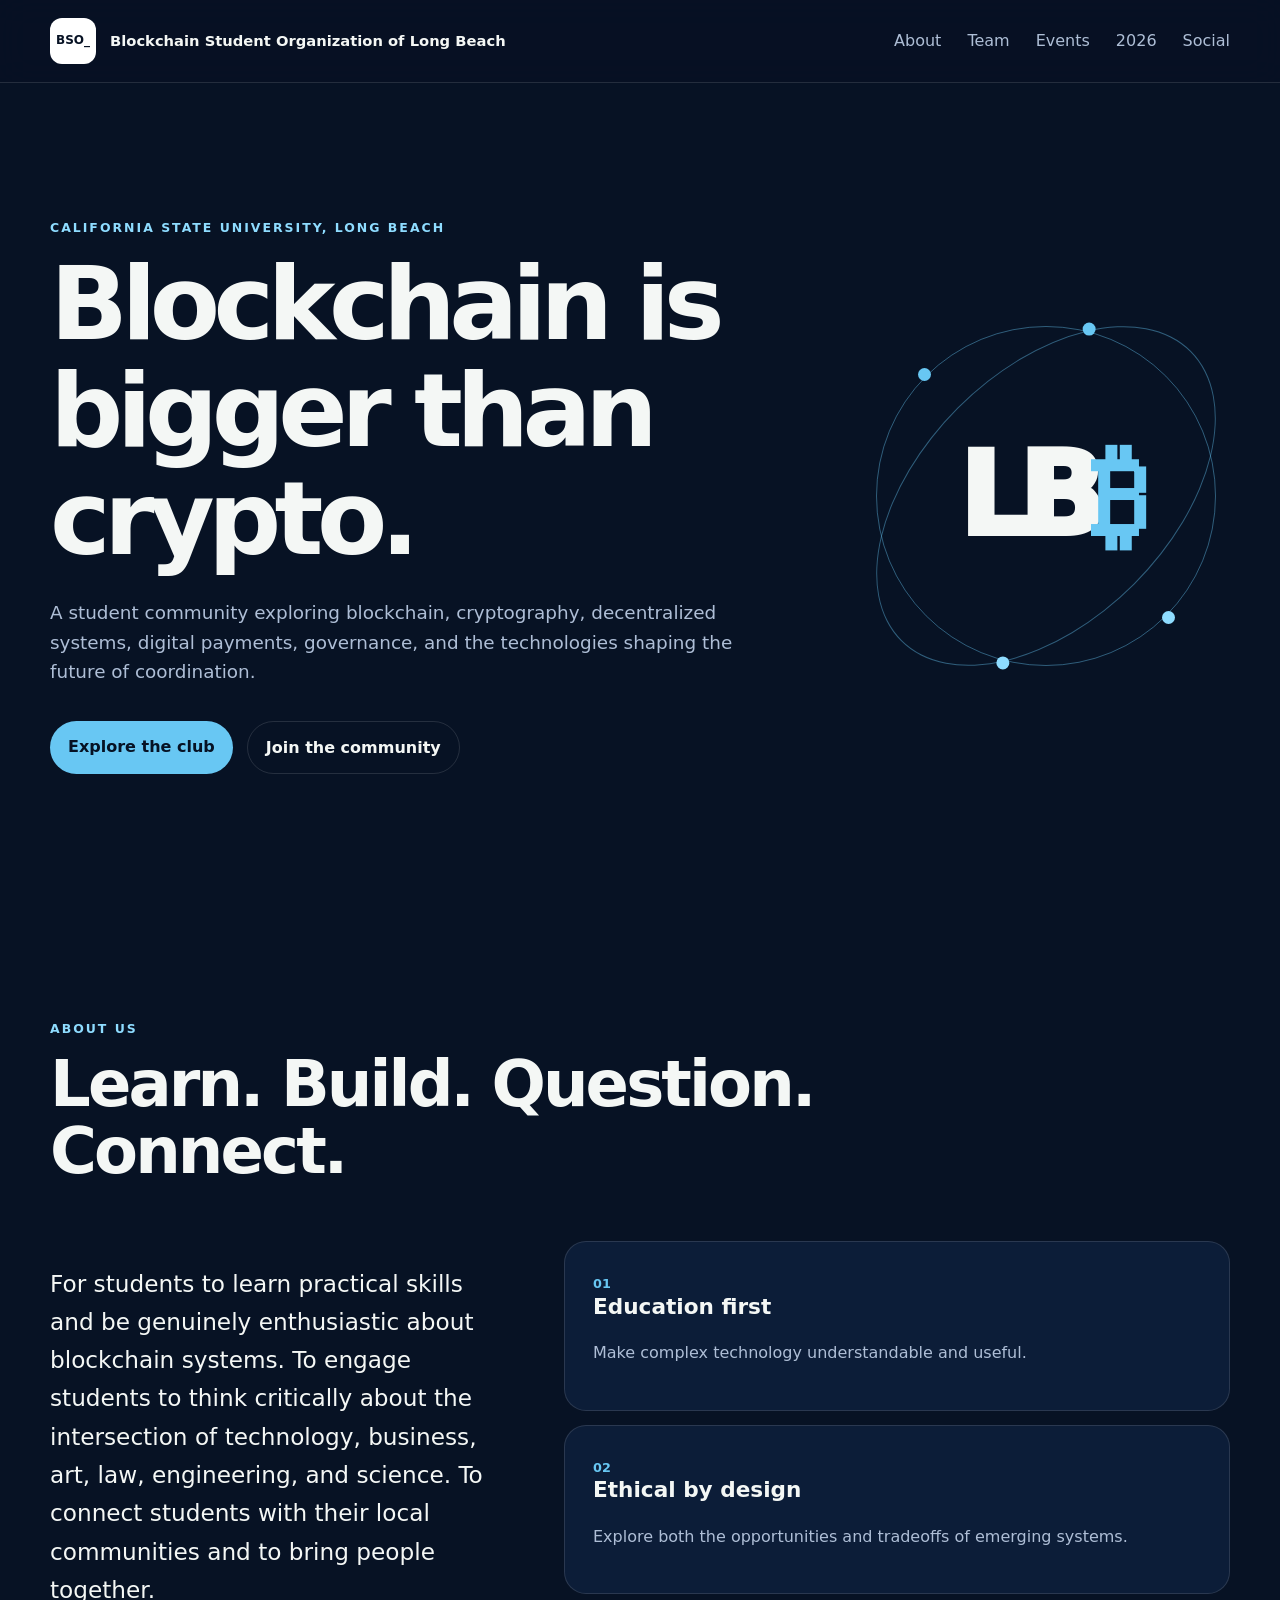
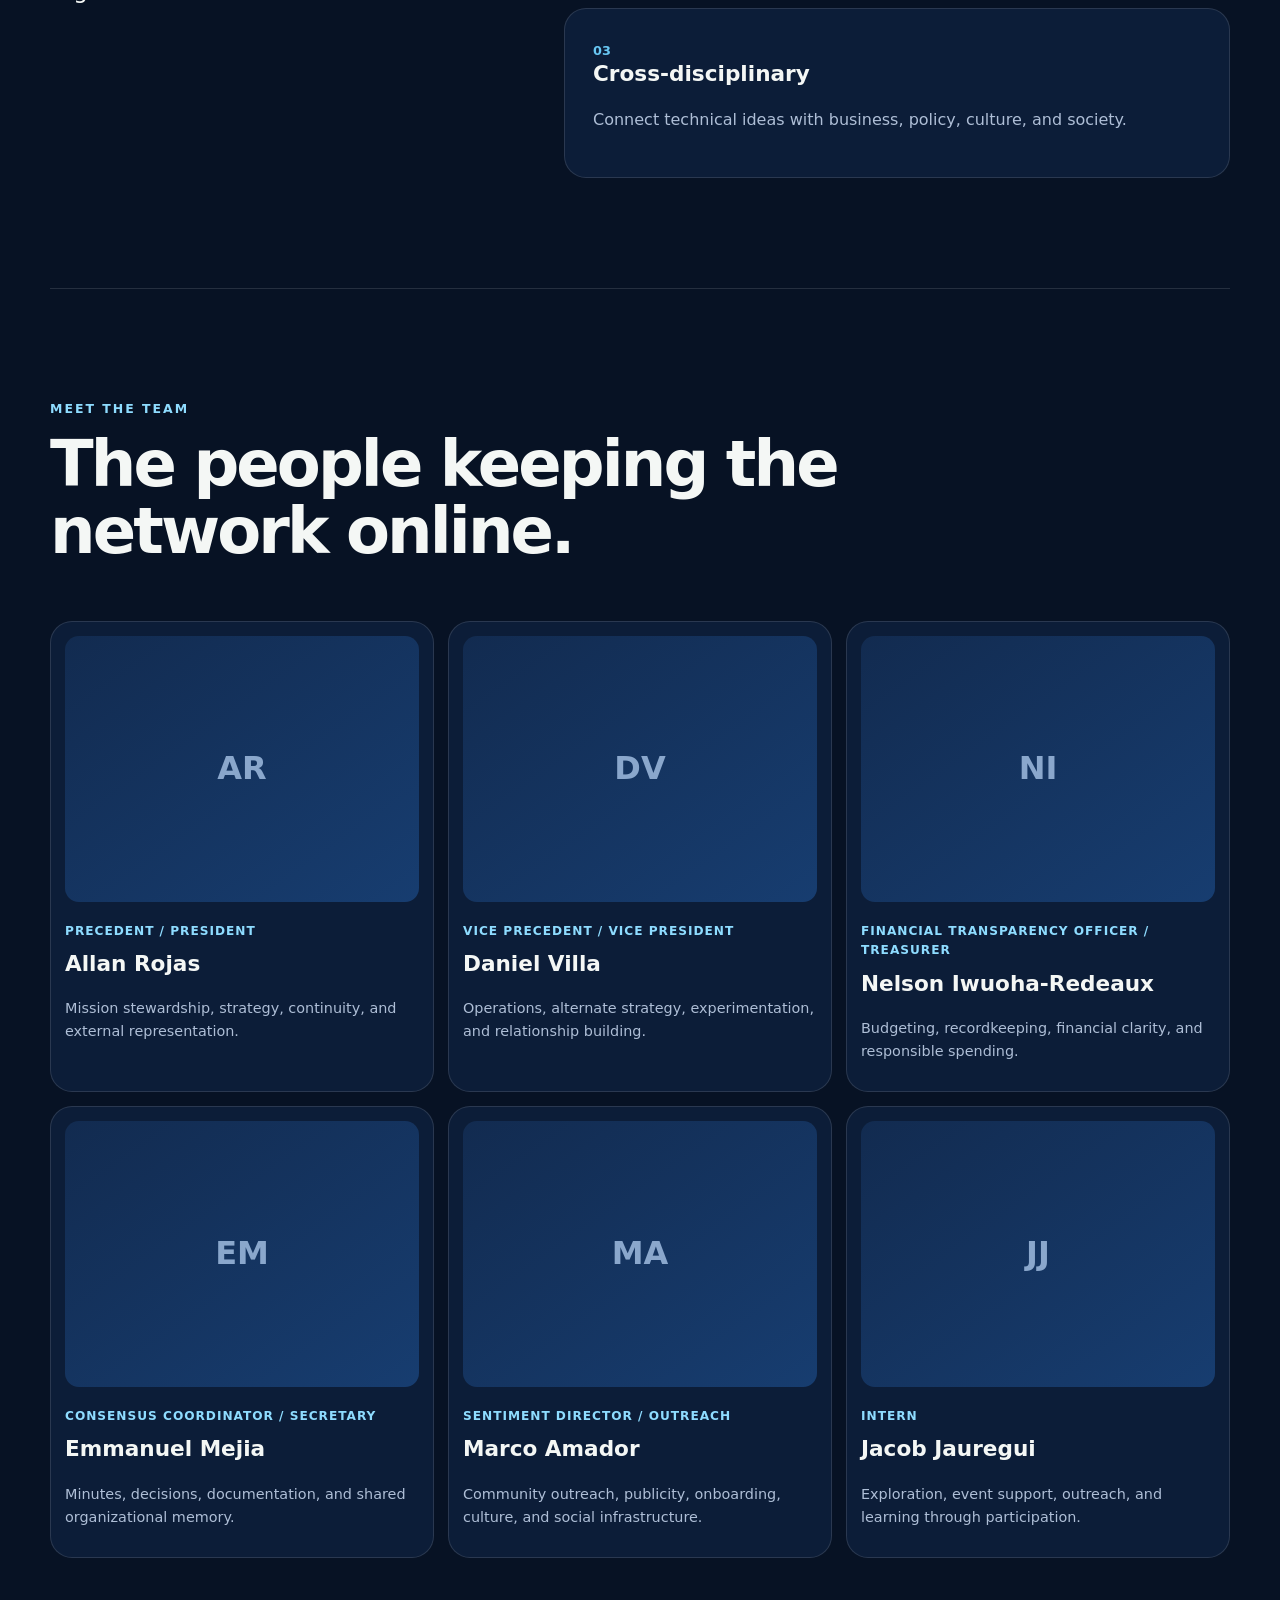
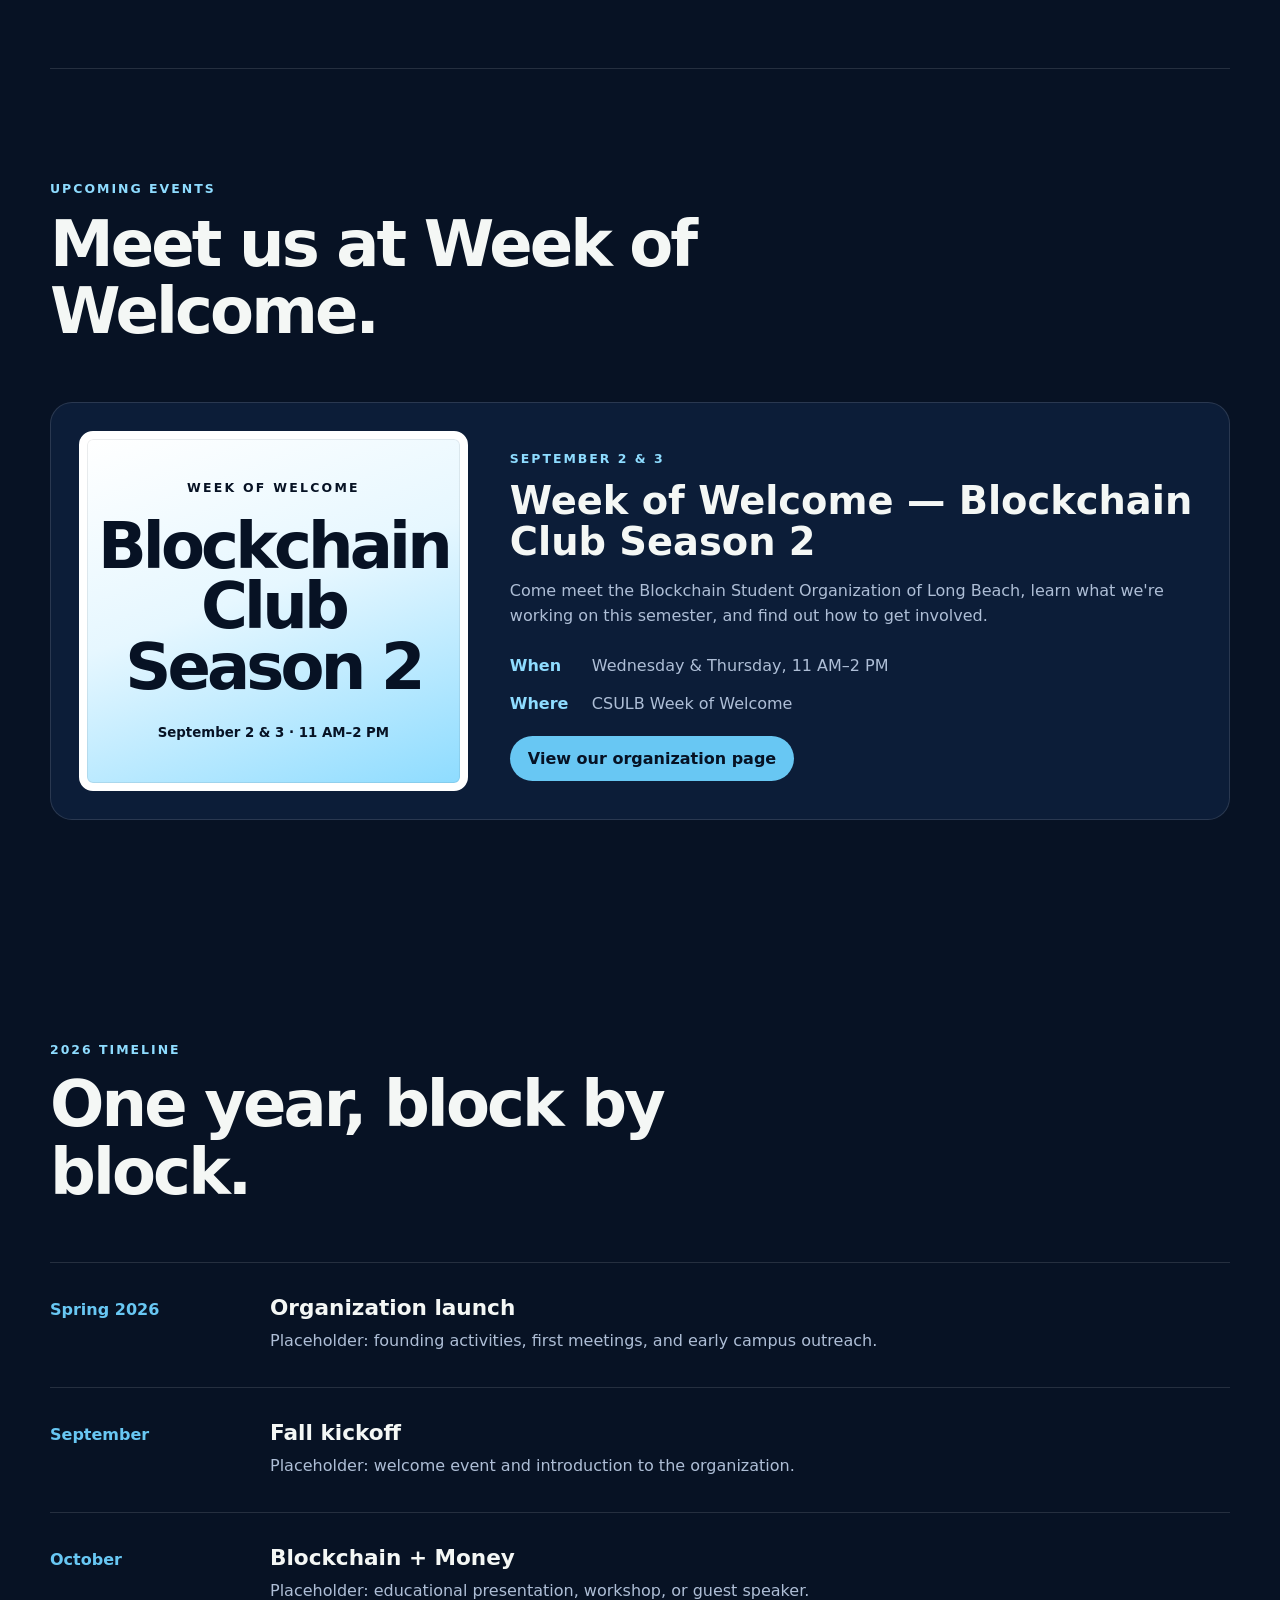
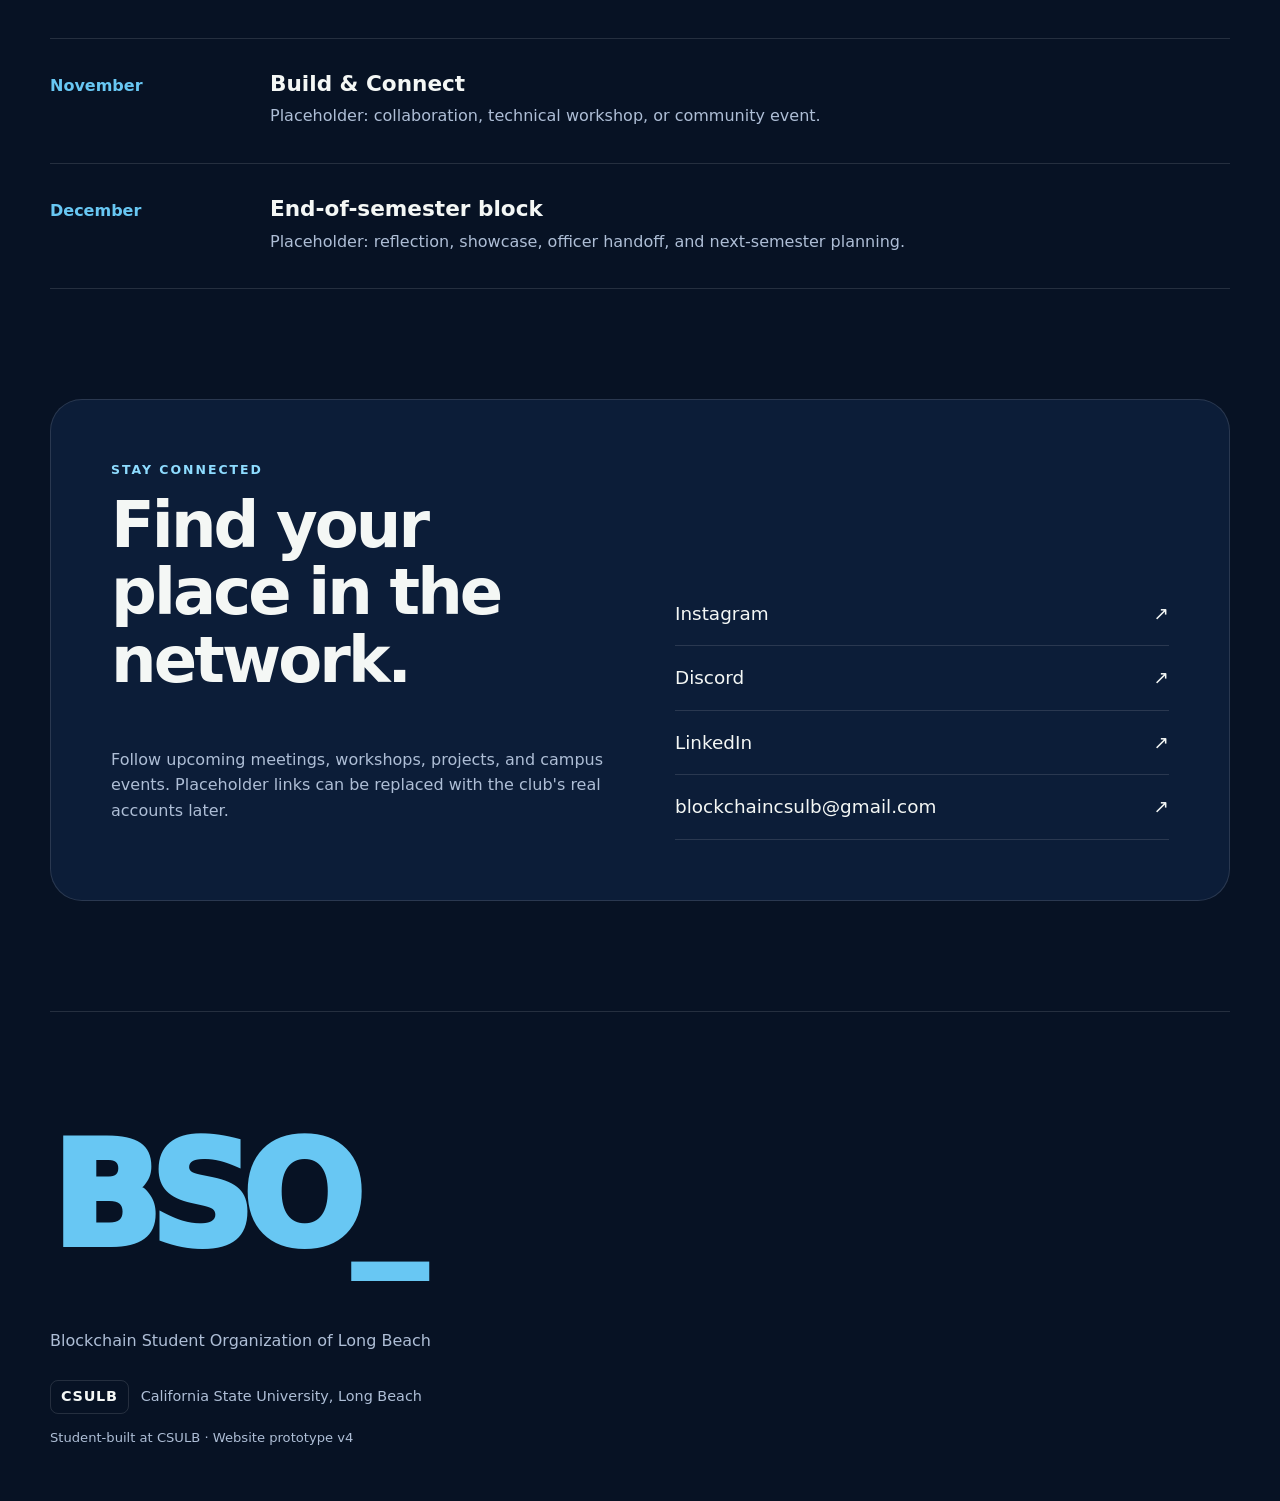
<file: index.html>
<!DOCTYPE html>
<html lang="en">
<head>
  <meta charset="UTF-8" />
  <meta name="viewport" content="width=device-width, initial-scale=1.0" />
  <meta name="description" content="Blockchain Student Organization of Long Beach — education, community, and responsible exploration of blockchain technologies." />
  <title>BSO Long Beach</title>
  <link rel="stylesheet" href="styles.css" />
</head>
<body>
  <header class="site-header">
    <a class="brand" href="#home" aria-label="BSO Long Beach home">
      <div class="brand-logo placeholder-logo" aria-hidden="true">BSO_</div>
      <span class="brand-name">Blockchain Student Organization of Long Beach</span>
    </a>

    <button class="menu-toggle" aria-label="Open navigation" aria-expanded="false">☰</button>

    <nav class="site-nav" aria-label="Primary navigation">
      <a href="#about">About</a>
      <a href="#team">Team</a>
      <a href="#events">Events</a>
      <a href="#timeline">2026</a>
      <a href="#social">Social</a>
    </nav>
  </header>

  <main>
    <section class="hero section" id="home">
      <div class="hero-copy">
        <p class="eyebrow">California State University, Long Beach</p>
        <h1>Blockchain is bigger than crypto.</h1>
        <p class="hero-text">
          A student community exploring blockchain, cryptography, decentralized systems,
          digital payments, governance, and the technologies shaping the future of coordination.
        </p>
        <div class="hero-actions">
          <a class="button primary" href="#about">Explore the club</a>
          <a class="button secondary" href="https://csulb.campuslabs.com/engage/organization/blockchain" target="_blank" rel="noopener noreferrer">Join the community</a>
        </div>
      </div>

      <div class="hero-visual" aria-hidden="true">
        <div class="chain-orbit orbit-one"></div>
        <div class="chain-orbit orbit-two"></div>
        <div class="hero-logo">LB<span>₿</span></div>
      </div>
    </section>

    <section class="about section" id="about">
      <div class="section-heading">
        <p class="eyebrow">About Us</p>
        <h2>Learn. Build. Question. Connect.</h2>
      </div>

      <div class="about-grid">
        <div class="about-copy">
          <p class="about-lead">
            For students to learn practical skills and be genuinely enthusiastic about blockchain systems.
            To engage students to think critically about the intersection of technology, business, art, law,
            engineering, and science. To connect students with their local communities and to bring people together.
          </p>
        </div>

        <div class="principles">
          <article>
            <span>01</span>
            <h3>Education first</h3>
            <p>Make complex technology understandable and useful.</p>
          </article>
          <article>
            <span>02</span>
            <h3>Ethical by design</h3>
            <p>Explore both the opportunities and tradeoffs of emerging systems.</p>
          </article>
          <article>
            <span>03</span>
            <h3>Cross-disciplinary</h3>
            <p>Connect technical ideas with business, policy, culture, and society.</p>
          </article>
        </div>
      </div>
    </section>

    <section class="team section" id="team">
      <div class="section-heading">
        <p class="eyebrow">Meet the Team</p>
        <h2>The people keeping the network online.</h2>
      </div>

      <div class="team-grid">
        <article class="person-card">
          <div class="photo-placeholder">AR</div>
          <p class="role">Precedent / President</p>
          <h3>Allan Rojas</h3>
          <p>Mission stewardship, strategy, continuity, and external representation.</p>
        </article>
        <article class="person-card">
          <div class="photo-placeholder">DV</div>
          <p class="role">Vice Precedent / Vice President</p>
          <h3>Daniel Villa</h3>
          <p>Operations, alternate strategy, experimentation, and relationship building.</p>
        </article>
        <article class="person-card">
          <div class="photo-placeholder">NI</div>
          <p class="role">Financial Transparency Officer / Treasurer</p>
          <h3>Nelson Iwuoha-Redeaux</h3>
          <p>Budgeting, recordkeeping, financial clarity, and responsible spending.</p>
        </article>
        <article class="person-card">
          <div class="photo-placeholder">EM</div>
          <p class="role">Consensus Coordinator / Secretary</p>
          <h3>Emmanuel Mejia</h3>
          <p>Minutes, decisions, documentation, and shared organizational memory.</p>
        </article>
        <article class="person-card">
          <div class="photo-placeholder">MA</div>
          <p class="role">Sentiment Director / Outreach</p>
          <h3>Marco Amador</h3>
          <p>Community outreach, publicity, onboarding, culture, and social infrastructure.</p>
        </article>
        <article class="person-card">
          <div class="photo-placeholder">JJ</div>
          <p class="role">Intern</p>
          <h3>Jacob Jauregui</h3>
          <p>Exploration, event support, outreach, and learning through participation.</p>
        </article>
      </div>
    </section>

    <section class="events section" id="events">
      <div class="section-heading">
        <p class="eyebrow">Upcoming Events</p>
        <h2>Meet us at Week of Welcome.</h2>
      </div>

      <article class="featured-event">
        <div class="event-poster-placeholder" role="img" aria-label="Week of Welcome — Blockchain Club Season 2 event flyer placeholder">
          <span>WEEK OF WELCOME</span>
          <strong>Blockchain Club<br />Season 2</strong>
          <small>September 2 &amp; 3 · 11 AM–2 PM</small>
        </div>
        <div class="event-copy">
          <p class="eyebrow">September 2 &amp; 3</p>
          <h3>Week of Welcome — Blockchain Club Season 2</h3>
          <p>Come meet the Blockchain Student Organization of Long Beach, learn what we're working on this semester, and find out how to get involved.</p>
          <dl class="event-details">
            <div><dt>When</dt><dd>Wednesday &amp; Thursday, 11 AM–2 PM</dd></div>
            <div><dt>Where</dt><dd>CSULB Week of Welcome</dd></div>
          </dl>
          <a class="button primary" href="https://csulb.campuslabs.com/engage/organization/blockchain" target="_blank" rel="noopener noreferrer">View our organization page</a>
        </div>
      </article>
    </section>

    <section class="timeline section" id="timeline">
      <div class="section-heading">
        <p class="eyebrow">2026 Timeline</p>
        <h2>One year, block by block.</h2>
      </div>

      <div class="timeline-list">
        <article class="timeline-item"><div class="date">Spring 2026</div><div><h3>Organization launch</h3><p>Placeholder: founding activities, first meetings, and early campus outreach.</p></div></article>
        <article class="timeline-item"><div class="date">September</div><div><h3>Fall kickoff</h3><p>Placeholder: welcome event and introduction to the organization.</p></div></article>
        <article class="timeline-item"><div class="date">October</div><div><h3>Blockchain + Money</h3><p>Placeholder: educational presentation, workshop, or guest speaker.</p></div></article>
        <article class="timeline-item"><div class="date">November</div><div><h3>Build &amp; Connect</h3><p>Placeholder: collaboration, technical workshop, or community event.</p></div></article>
        <article class="timeline-item"><div class="date">December</div><div><h3>End-of-semester block</h3><p>Placeholder: reflection, showcase, officer handoff, and next-semester planning.</p></div></article>
      </div>
    </section>

    <section class="social section" id="social">
      <div>
        <p class="eyebrow">Stay Connected</p>
        <h2>Find your place in the network.</h2>
        <p>Follow upcoming meetings, workshops, projects, and campus events. Placeholder links can be replaced with the club's real accounts later.</p>
      </div>
      <div class="social-links">
        <a href="#" aria-label="Instagram placeholder">Instagram <span>↗</span></a>
        <a href="#" aria-label="Discord placeholder">Discord <span>↗</span></a>
        <a href="#" aria-label="LinkedIn placeholder">LinkedIn <span>↗</span></a>
        <a href="mailto:blockchaincsulb@gmail.com" aria-label="Email BSO Long Beach">blockchaincsulb@gmail.com <span>↗</span></a>
      </div>
    </section>
  </main>

  <footer class="site-footer">
    <div class="footer-logo">BSO_</div>
    <p>Blockchain Student Organization of Long Beach</p>
    <div class="csulb-affiliation" aria-label="California State University, Long Beach affiliation">
      <span class="csulb-wordmark">CSULB</span>
      <span>California State University, Long Beach</span>
    </div>
    <p class="footer-note">Student-built at CSULB · Website prototype v4</p>
  </footer>

  <script src="script.js"></script>
</body>
</html>
</file>
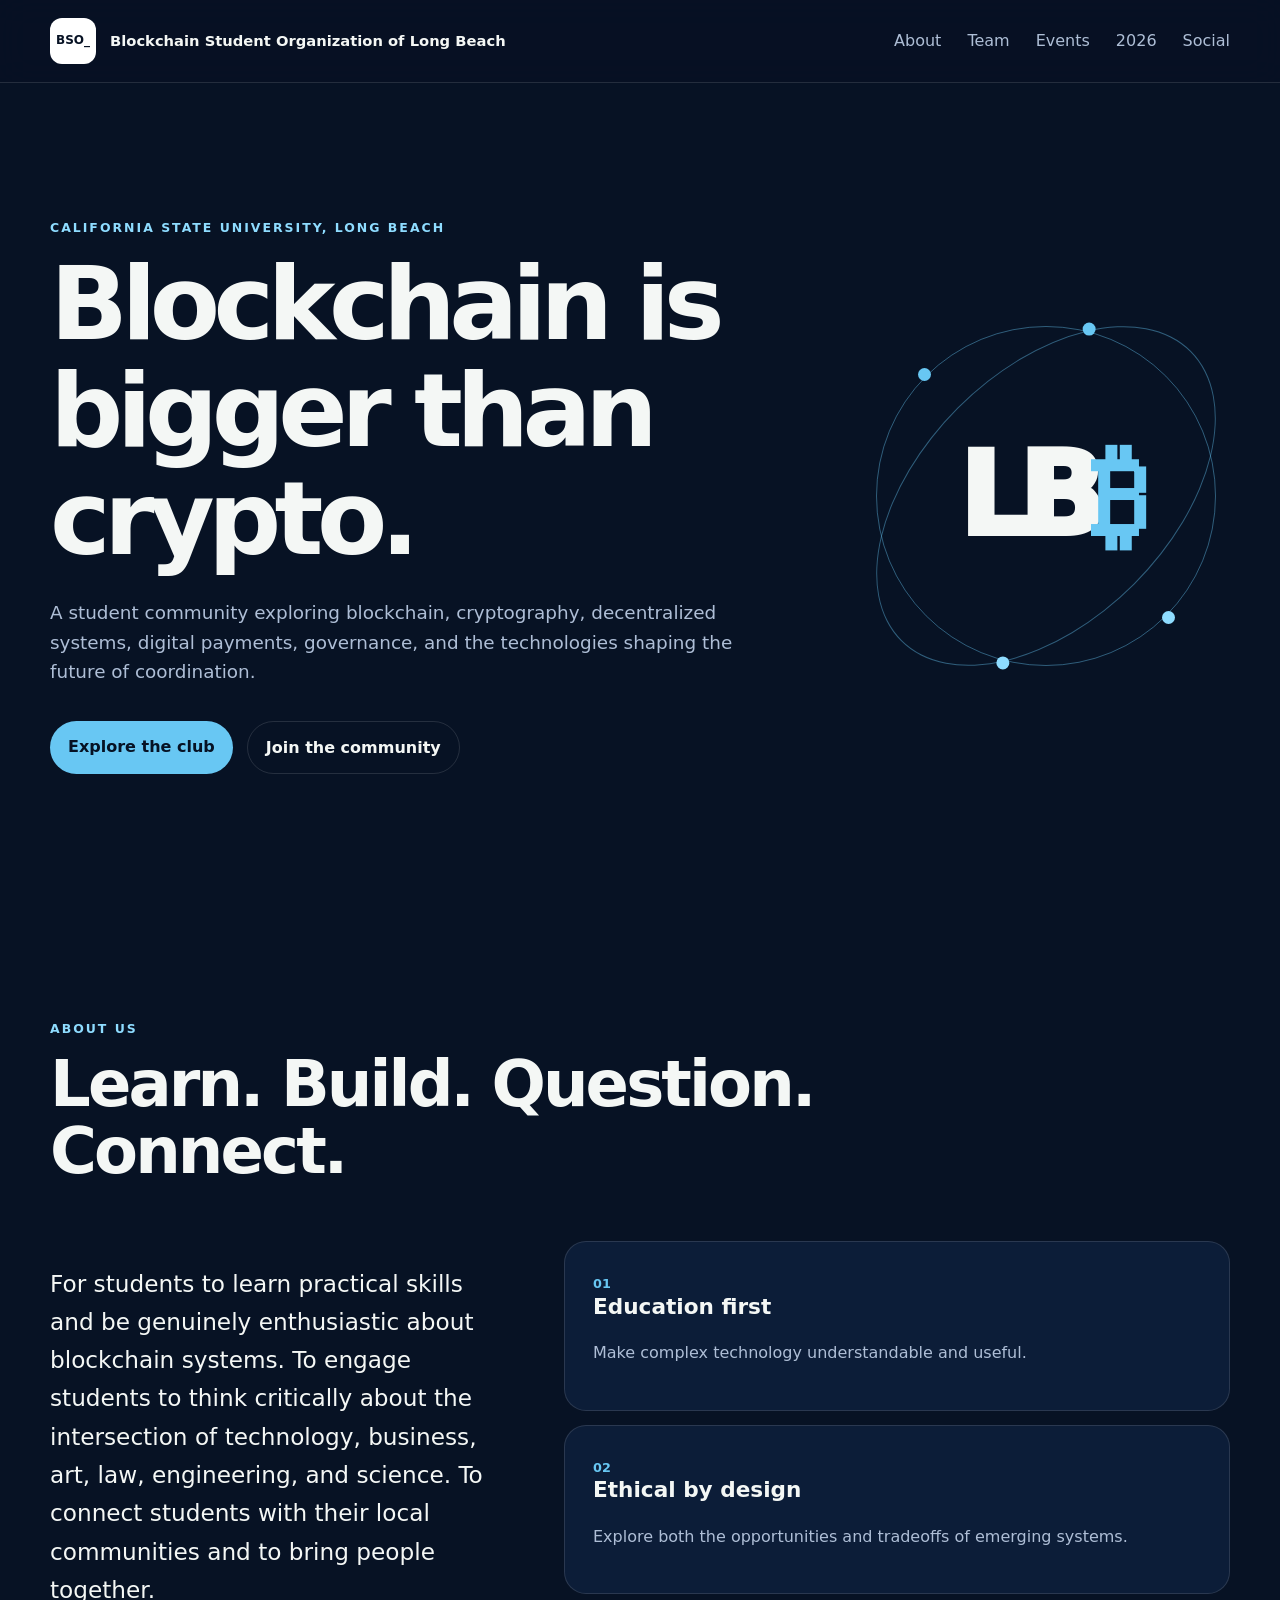
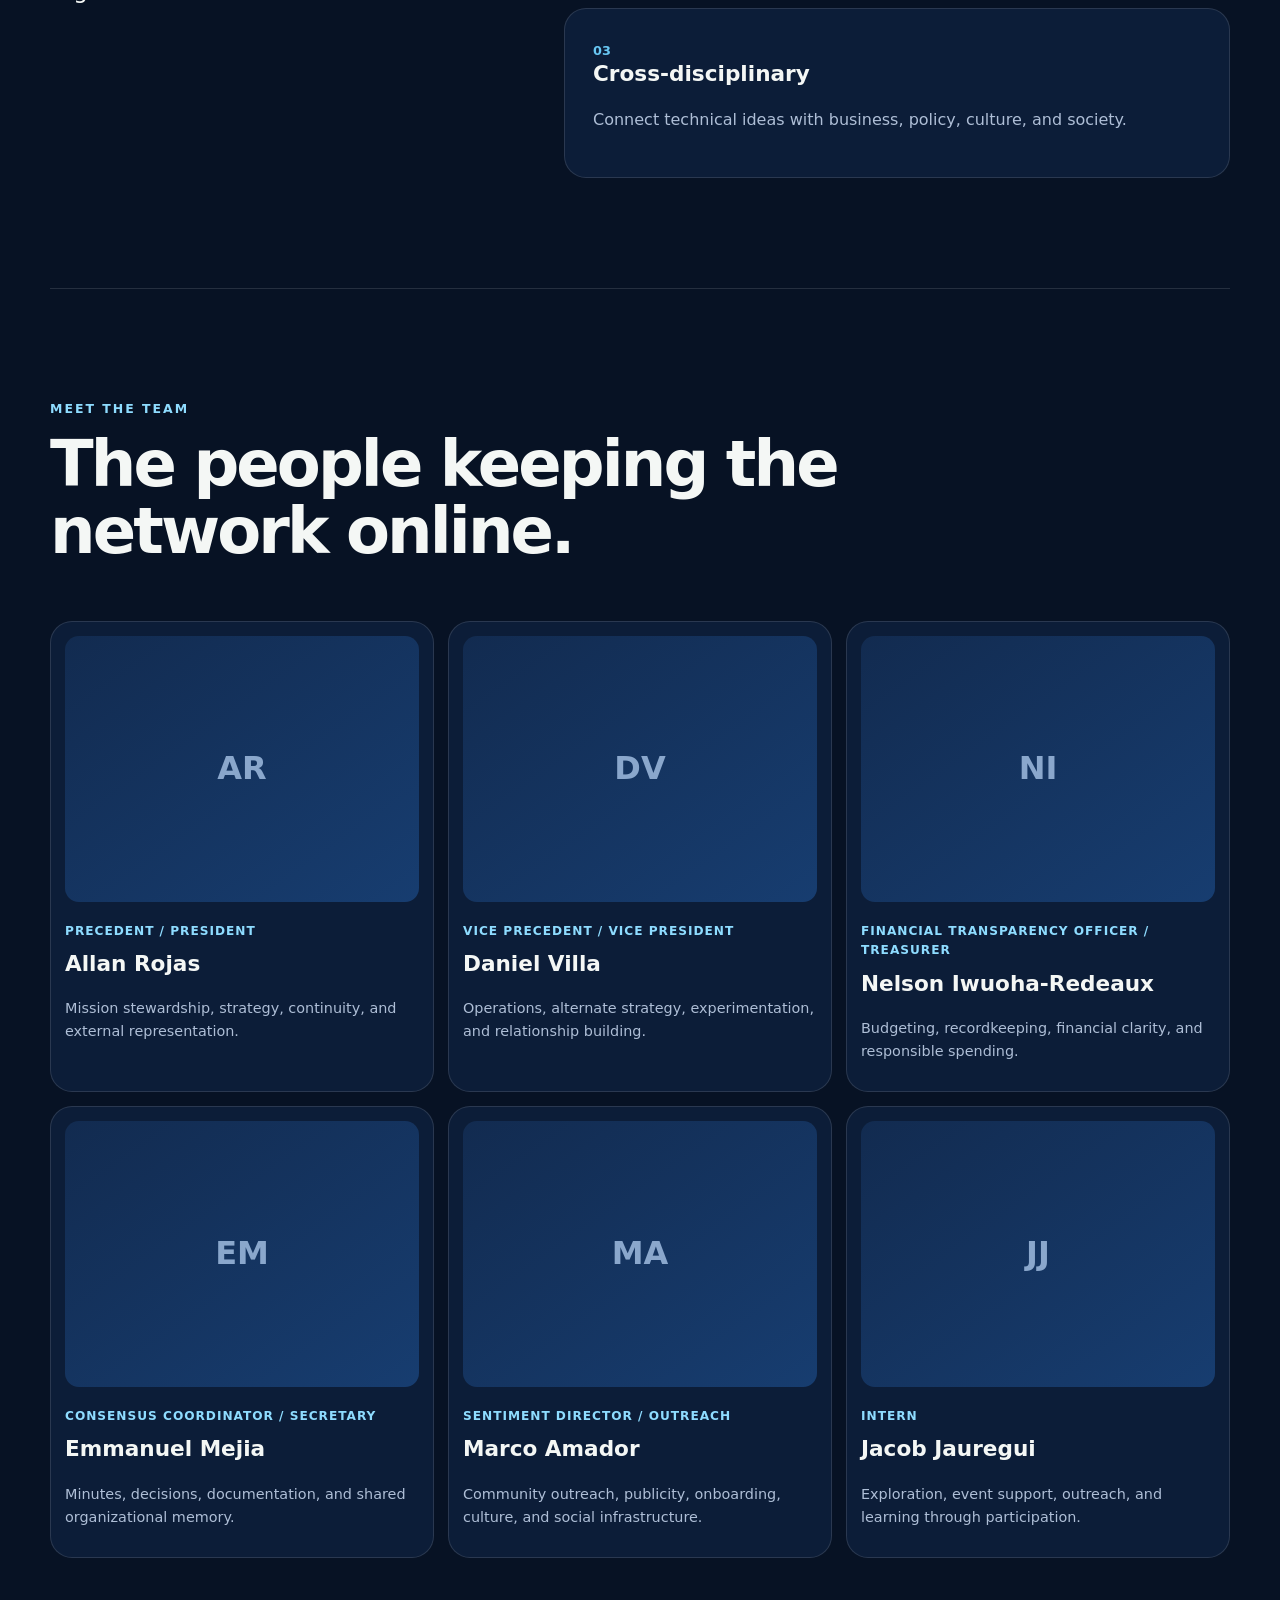
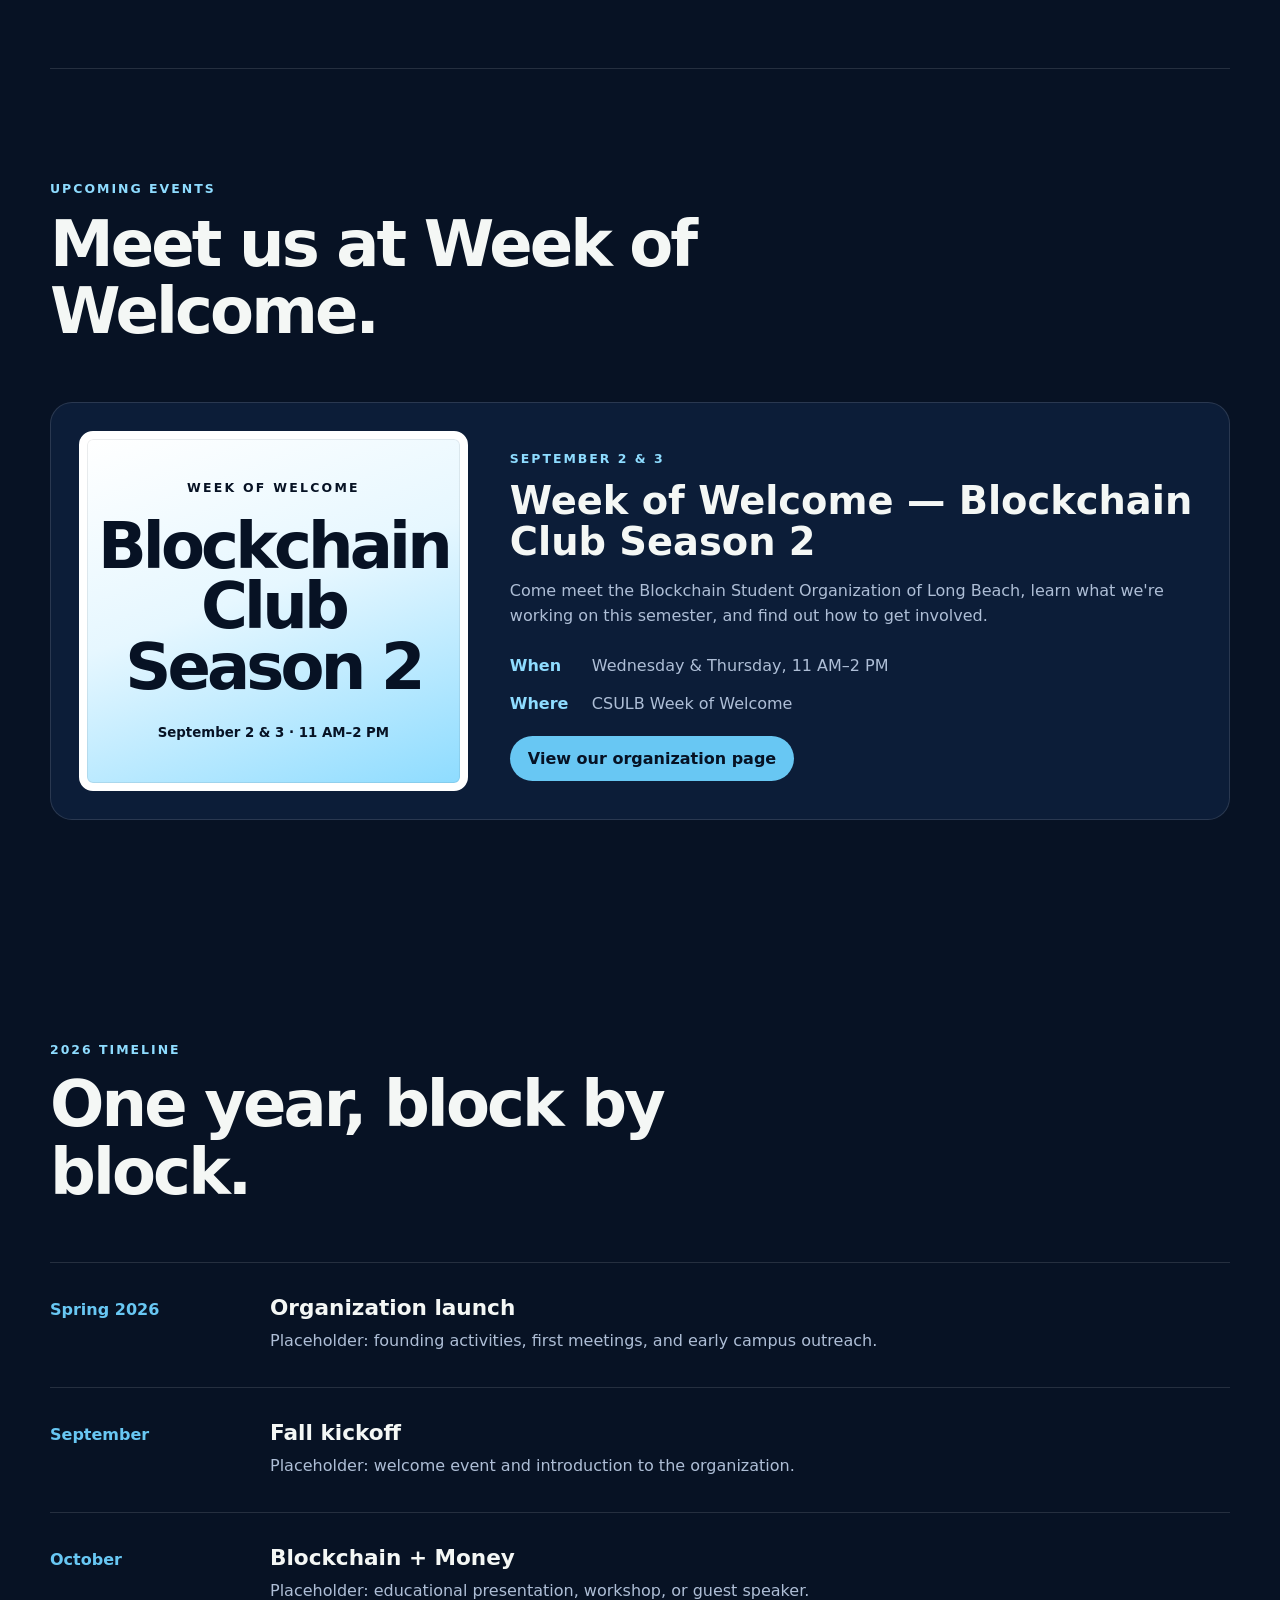
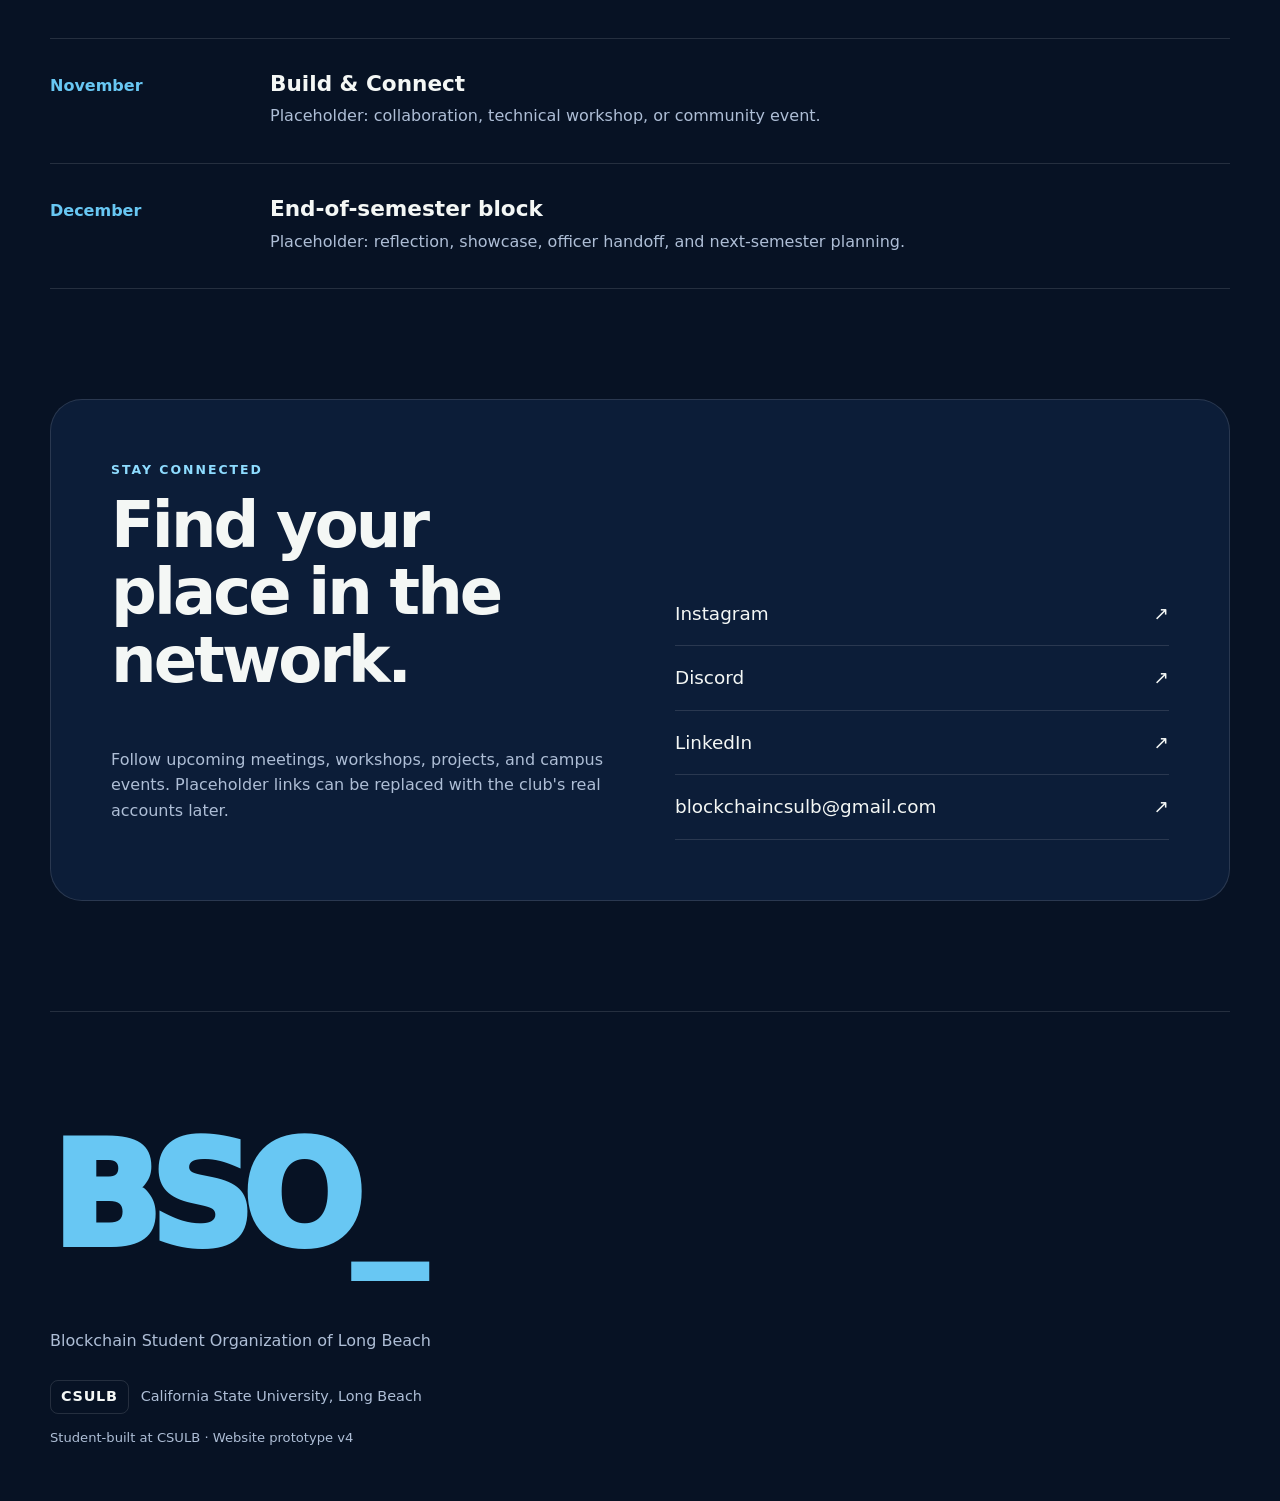
<file: docs/index.html>
<!DOCTYPE html>
<html lang="en">
<head>
  <meta charset="UTF-8" />
  <meta name="viewport" content="width=device-width, initial-scale=1.0" />
  <meta name="description" content="Blockchain Student Organization of Long Beach — education, community, and responsible exploration of blockchain technologies." />
  <title>BSO Long Beach</title>
  <link rel="stylesheet" href="styles.css" />
</head>
<body>
  <header class="site-header">
    <a class="brand" href="#home" aria-label="BSO Long Beach home">
      <div class="brand-logo placeholder-logo" aria-hidden="true">BSO_</div>
      <span class="brand-name">Blockchain Student Organization of Long Beach</span>
    </a>

    <button class="menu-toggle" aria-label="Open navigation" aria-expanded="false">☰</button>

    <nav class="site-nav" aria-label="Primary navigation">
      <a href="#about">About</a>
      <a href="#team">Team</a>
      <a href="#events">Events</a>
      <a href="#timeline">2026</a>
      <a href="#social">Social</a>
    </nav>
  </header>

  <main>
    <section class="hero section" id="home">
      <div class="hero-copy">
        <p class="eyebrow">California State University, Long Beach</p>
        <h1>Blockchain is bigger than crypto.</h1>
        <p class="hero-text">A student community exploring blockchain, cryptography, decentralized systems, digital payments, governance, and the technologies shaping the future of coordination.</p>
        <div class="hero-actions">
          <a class="button primary" href="#about">Explore the club</a>
          <a class="button secondary" href="https://csulb.campuslabs.com/engage/organization/blockchain" target="_blank" rel="noopener noreferrer">Join the community</a>
        </div>
      </div>
      <div class="hero-visual" aria-hidden="true">
        <div class="chain-orbit orbit-one"></div>
        <div class="chain-orbit orbit-two"></div>
        <div class="hero-logo">LB<span>₿</span></div>
      </div>
    </section>

    <section class="about section" id="about">
      <div class="section-heading"><p class="eyebrow">About Us</p><h2>Learn. Build. Question. Connect.</h2></div>
      <div class="about-grid">
        <div class="about-copy"><p class="about-lead">For students to learn practical skills and be genuinely enthusiastic about blockchain systems. To engage students to think critically about the intersection of technology, business, art, law, engineering, and science. To connect students with their local communities and to bring people together.</p></div>
        <div class="principles">
          <article><span>01</span><h3>Education first</h3><p>Make complex technology understandable and useful.</p></article>
          <article><span>02</span><h3>Ethical by design</h3><p>Explore both the opportunities and tradeoffs of emerging systems.</p></article>
          <article><span>03</span><h3>Cross-disciplinary</h3><p>Connect technical ideas with business, policy, culture, and society.</p></article>
        </div>
      </div>
    </section>

    <section class="team section" id="team">
      <div class="section-heading"><p class="eyebrow">Meet the Team</p><h2>The people keeping the network online.</h2></div>
      <div class="team-grid">
        <article class="person-card"><div class="photo-placeholder">AR</div><p class="role">Precedent / President</p><h3>Allan Rojas</h3><p>Mission stewardship, strategy, continuity, and external representation.</p></article>
        <article class="person-card"><div class="photo-placeholder">DV</div><p class="role">Vice Precedent / Vice President</p><h3>Daniel Villa</h3><p>Operations, alternate strategy, experimentation, and relationship building.</p></article>
        <article class="person-card"><div class="photo-placeholder">NI</div><p class="role">Financial Transparency Officer / Treasurer</p><h3>Nelson Iwuoha-Redeaux</h3><p>Budgeting, recordkeeping, financial clarity, and responsible spending.</p></article>
        <article class="person-card"><div class="photo-placeholder">EM</div><p class="role">Consensus Coordinator / Secretary</p><h3>Emmanuel Mejia</h3><p>Minutes, decisions, documentation, and shared organizational memory.</p></article>
        <article class="person-card"><div class="photo-placeholder">MA</div><p class="role">Sentiment Director / Outreach</p><h3>Marco Amador</h3><p>Community outreach, publicity, onboarding, culture, and social infrastructure.</p></article>
        <article class="person-card"><div class="photo-placeholder">JJ</div><p class="role">Intern</p><h3>Jacob Jauregui</h3><p>Exploration, event support, outreach, and learning through participation.</p></article>
      </div>
    </section>

    <section class="events section" id="events">
      <div class="section-heading"><p class="eyebrow">Upcoming Events</p><h2>Meet us at Week of Welcome.</h2></div>
      <article class="featured-event">
        <div class="event-poster-placeholder" role="img" aria-label="Week of Welcome — Blockchain Club Season 2 event flyer placeholder"><span>WEEK OF WELCOME</span><strong>Blockchain Club<br />Season 2</strong><small>September 2 &amp; 3 · 11 AM–2 PM</small></div>
        <div class="event-copy">
          <p class="eyebrow">September 2 &amp; 3</p>
          <h3>Week of Welcome — Blockchain Club Season 2</h3>
          <p>Come meet the Blockchain Student Organization of Long Beach, learn what we're working on this semester, and find out how to get involved.</p>
          <dl class="event-details"><div><dt>When</dt><dd>Wednesday &amp; Thursday, 11 AM–2 PM</dd></div><div><dt>Where</dt><dd>CSULB Week of Welcome</dd></div></dl>
          <a class="button primary" href="https://csulb.campuslabs.com/engage/organization/blockchain" target="_blank" rel="noopener noreferrer">View our organization page</a>
        </div>
      </article>
    </section>

    <section class="timeline section" id="timeline">
      <div class="section-heading"><p class="eyebrow">2026 Timeline</p><h2>One year, block by block.</h2></div>
      <div class="timeline-list">
        <article class="timeline-item"><div class="date">Spring 2026</div><div><h3>Organization launch</h3><p>Placeholder: founding activities, first meetings, and early campus outreach.</p></div></article>
        <article class="timeline-item"><div class="date">September</div><div><h3>Fall kickoff</h3><p>Placeholder: welcome event and introduction to the organization.</p></div></article>
        <article class="timeline-item"><div class="date">October</div><div><h3>Blockchain + Money</h3><p>Placeholder: educational presentation, workshop, or guest speaker.</p></div></article>
        <article class="timeline-item"><div class="date">November</div><div><h3>Build &amp; Connect</h3><p>Placeholder: collaboration, technical workshop, or community event.</p></div></article>
        <article class="timeline-item"><div class="date">December</div><div><h3>End-of-semester block</h3><p>Placeholder: reflection, showcase, officer handoff, and next-semester planning.</p></div></article>
      </div>
    </section>

    <section class="social section" id="social">
      <div><p class="eyebrow">Stay Connected</p><h2>Find your place in the network.</h2><p>Follow upcoming meetings, workshops, projects, and campus events. Placeholder links can be replaced with the club's real accounts later.</p></div>
      <div class="social-links">
        <a href="#" aria-label="Instagram placeholder">Instagram <span>↗</span></a>
        <a href="#" aria-label="Discord placeholder">Discord <span>↗</span></a>
        <a href="#" aria-label="LinkedIn placeholder">LinkedIn <span>↗</span></a>
        <a href="mailto:blockchaincsulb@gmail.com" aria-label="Email BSO Long Beach">blockchaincsulb@gmail.com <span>↗</span></a>
      </div>
    </section>
  </main>

  <footer class="site-footer">
    <div class="footer-logo">BSO_</div>
    <p>Blockchain Student Organization of Long Beach</p>
    <div class="csulb-affiliation" aria-label="California State University, Long Beach affiliation"><span class="csulb-wordmark">CSULB</span><span>California State University, Long Beach</span></div>
    <p class="footer-note">Student-built at CSULB · Website prototype v4</p>
  </footer>
  <script src="script.js"></script>
</body>
</html>
</file>
<file: styles.css>
/* BSO Long Beach website v4 */
:root {
  --bg: #071224;
  --surface: #0c1d38;
  --surface-2: #122b50;
  --text: #f4f7f5;
  --muted: #aebed6;
  --accent: #68c7f3;
  --teal: #8edcff;
  --line: rgba(255,255,255,.12);
  --max: 1180px;
  --radius: 22px;
}
* { box-sizing: border-box; }
html { scroll-behavior: smooth; }
body { margin: 0; background: var(--bg); color: var(--text); font-family: Inter, ui-sans-serif, system-ui, -apple-system, BlinkMacSystemFont, "Segoe UI", sans-serif; line-height: 1.6; }
a { color: inherit; text-decoration: none; }
img { max-width: 100%; display: block; }
.site-header { position: sticky; top: 0; z-index: 10; display: flex; align-items: center; justify-content: space-between; padding: 18px max(24px, calc((100vw - var(--max))/2)); background: rgba(7,17,36,.86); backdrop-filter: blur(16px); border-bottom: 1px solid var(--line); }
.brand { display: flex; gap: 14px; align-items: center; font-weight: 700; }
.brand-logo { width: 46px; height: 46px; display: grid; place-items: center; border-radius: 12px; background: #fff; color: #071224; font-size: .75rem; font-weight: 900; padding: 3px; }
.brand-name { font-size: .92rem; }
.site-nav { display: flex; gap: 26px; color: var(--muted); }
.site-nav a:hover { color: var(--text); }
.menu-toggle { display: none; background: none; border: 0; color: var(--text); font-size: 1.5rem; }
.section { width: min(var(--max), calc(100% - 48px)); margin: 0 auto; padding: 110px 0; }
.eyebrow { margin: 0 0 12px; color: var(--teal); text-transform: uppercase; letter-spacing: .16em; font-size: .78rem; font-weight: 800; }
h1,h2,h3 { line-height: 1.05; margin-top: 0; }
h1 { max-width: 780px; font-size: clamp(3.4rem, 8vw, 7.4rem); letter-spacing: -.065em; margin-bottom: 26px; }
h2 { font-size: clamp(2.3rem, 5vw, 4.5rem); letter-spacing: -.045em; }
h3 { font-size: 1.35rem; }
p { color: var(--muted); }
.section-heading { max-width: 800px; margin-bottom: 56px; }
.hero { min-height: calc(100vh - 74px); display: grid; grid-template-columns: 1.35fr .65fr; align-items: center; gap: 50px; }
.hero-text { max-width: 690px; font-size: 1.15rem; }
.hero-actions { display: flex; gap: 14px; margin-top: 34px; flex-wrap: wrap; }
.button { padding: 13px 18px; border-radius: 999px; font-weight: 750; }
.primary { background: var(--accent); color: #061224; }
.secondary { border: 1px solid var(--line); }
.hero-visual { min-height: 430px; position: relative; display: grid; place-items: center; }
.hero-logo { position: relative; z-index: 2; font-weight: 950; font-size: clamp(4rem, 9vw, 8rem); letter-spacing: -.12em; }
.hero-logo span { color: var(--accent); }
.chain-orbit { position: absolute; border: 1px solid rgba(104,199,243,.42); border-radius: 50%; animation: spin 22s linear infinite; }
.orbit-one { width: 340px; height: 340px; }
.orbit-two { width: 250px; height: 410px; transform: rotate(45deg); animation-direction: reverse; }
.chain-orbit::before,.chain-orbit::after { content:""; position:absolute; width:13px; height:13px; border-radius:50%; background:var(--accent); top:12%; left:12%; }
.chain-orbit::after { top:auto; left:auto; bottom:12%; right:12%; background:var(--teal); }
@keyframes spin { to { transform: rotate(360deg); } }
.about-grid { display:grid; grid-template-columns:.8fr 1.2fr; gap:70px; }
.about-copy p { font-size:1.08rem; }
.about-lead { font-size: clamp(1.15rem,2vw,1.45rem)!important; color:var(--text); line-height:1.65; }
.principles { display:grid; gap:14px; }
.principles article { background:var(--surface); padding:28px; border:1px solid var(--line); border-radius:var(--radius); }
.principles span { color:var(--accent); font-size:.8rem; font-weight:800; }
.team { border-top:1px solid var(--line); }
.team-grid { display:grid; grid-template-columns:repeat(3,1fr); gap:14px; }
.person-card { background:var(--surface); border:1px solid var(--line); border-radius:var(--radius); padding:14px; }
.photo-placeholder { aspect-ratio:4/3; display:grid; place-items:center; border-radius:calc(var(--radius) - 8px); background:linear-gradient(145deg,var(--surface-2),#173d70); color:#8aa7cc; margin-bottom:20px; font-size:2rem; font-weight:900; }
.role { color:var(--teal); font-size:.76rem; font-weight:800; text-transform:uppercase; letter-spacing:.08em; }
.person-card p:last-child { font-size:.9rem; }
.events { border-top:1px solid var(--line); }
.featured-event { display:grid; grid-template-columns:minmax(260px,.72fr) 1.28fr; gap:42px; align-items:center; padding:28px; background:var(--surface); border:1px solid var(--line); border-radius:var(--radius); }
.event-poster-placeholder { min-height:360px; border-radius:calc(var(--radius) - 8px); background:linear-gradient(160deg,#fff 0%,#e6f7ff 45%,#8edcff 100%); color:#071224; display:flex; flex-direction:column; justify-content:center; align-items:center; text-align:center; padding:28px; border:8px solid #fff; box-shadow: inset 0 0 0 1px rgba(7,18,36,.08); }
.event-poster-placeholder span { letter-spacing:.18em; font-size:.78rem; font-weight:900; margin-bottom:18px; }
.event-poster-placeholder strong { font-size:clamp(2.3rem,5vw,4.2rem); line-height:.95; letter-spacing:-.06em; }
.event-poster-placeholder small { margin-top:24px; font-weight:800; }
.event-copy h3 { font-size:clamp(1.8rem,3vw,3rem); margin-bottom:16px; }
.event-details { display:grid; gap:12px; margin:24px 0 30px; }
.event-details div { display:grid; grid-template-columns:70px 1fr; gap:12px; }
.event-details dt { color:var(--teal); font-weight:800; }
.event-details dd { margin:0; color:var(--muted); }
.timeline-list { border-top:1px solid var(--line); }
.timeline-item { display:grid; grid-template-columns:180px 1fr; gap:40px; padding:34px 0; border-bottom:1px solid var(--line); }
.date { color:var(--accent); font-weight:800; }
.timeline-item h3 { margin-bottom:8px; }
.timeline-item p { margin:0; }
.social { display:grid; grid-template-columns:1fr 1fr; gap:70px; align-items:end; background:var(--surface); border:1px solid var(--line); border-radius:32px; padding:60px; margin-bottom:110px; }
.social-links { display:grid; }
.social-links a { display:flex; justify-content:space-between; padding:17px 0; border-bottom:1px solid var(--line); font-size:1.15rem; }
.social-links a:hover { color:var(--accent); }
.site-footer { width:min(var(--max),calc(100% - 48px)); margin:0 auto; padding:70px 0 40px; border-top:1px solid var(--line); }
.footer-logo { font-size:clamp(4rem,12vw,9rem); font-weight:950; color:var(--accent); letter-spacing:-.08em; }
.footer-note { font-size:.82rem; }
.csulb-affiliation { display:flex; align-items:center; gap:12px; margin-top:26px; color:var(--muted); font-size:.9rem; }
.csulb-wordmark { display:inline-grid; place-items:center; min-width:70px; min-height:34px; padding:4px 10px; border:1px solid var(--line); border-radius:8px; color:var(--text); font-weight:900; letter-spacing:.05em; }
.reveal { opacity:0; transform:translateY(18px); transition:opacity .65s ease,transform .65s ease; }
.reveal.visible { opacity:1; transform:none; }
@media (max-width:950px){ .hero{grid-template-columns:1fr;padding-top:70px}.hero-visual{min-height:300px}.about-grid,.social{grid-template-columns:1fr}.team-grid{grid-template-columns:repeat(2,1fr)} }
@media (max-width:760px){ .featured-event{grid-template-columns:1fr;padding:18px} }
@media (max-width:650px){ .section{width:min(100% - 32px,var(--max));padding:78px 0}.brand-name{display:none}.menu-toggle{display:block}.site-nav{display:none;position:absolute;top:66px;left:16px;right:16px;padding:18px;flex-direction:column;background:var(--surface);border:1px solid var(--line);border-radius:18px}.site-nav.open{display:flex}h1{font-size:clamp(3.2rem,17vw,5.2rem)}.hero{min-height:auto}.hero-visual{overflow:hidden}.team-grid{grid-template-columns:1fr}.timeline-item{grid-template-columns:1fr;gap:8px}.social{margin-left:16px;margin-right:16px;padding:34px 24px;width:auto} }
@media (prefers-reduced-motion:reduce){ html{scroll-behavior:auto}*,*::before,*::after{animation:none!important;transition:none!important}.reveal{opacity:1;transform:none} }
</file>
<file: docs/styles.css>
/* BSO Long Beach website v4 */
:root {
  --bg: #071224;
  --surface: #0c1d38;
  --surface-2: #122b50;
  --text: #f4f7f5;
  --muted: #aebed6;
  --accent: #68c7f3;
  --teal: #8edcff;
  --line: rgba(255,255,255,.12);
  --max: 1180px;
  --radius: 22px;
}
* { box-sizing: border-box; }
html { scroll-behavior: smooth; }
body { margin: 0; background: var(--bg); color: var(--text); font-family: Inter, ui-sans-serif, system-ui, -apple-system, BlinkMacSystemFont, "Segoe UI", sans-serif; line-height: 1.6; }
a { color: inherit; text-decoration: none; }
img { max-width: 100%; display: block; }
.site-header { position: sticky; top: 0; z-index: 10; display: flex; align-items: center; justify-content: space-between; padding: 18px max(24px, calc((100vw - var(--max))/2)); background: rgba(7,17,36,.86); backdrop-filter: blur(16px); border-bottom: 1px solid var(--line); }
.brand { display: flex; gap: 14px; align-items: center; font-weight: 700; }
.brand-logo { width: 46px; height: 46px; display: grid; place-items: center; border-radius: 12px; background: #fff; color: #071224; font-size: .75rem; font-weight: 900; padding: 3px; }
.brand-name { font-size: .92rem; }
.site-nav { display: flex; gap: 26px; color: var(--muted); }
.site-nav a:hover { color: var(--text); }
.menu-toggle { display: none; background: none; border: 0; color: var(--text); font-size: 1.5rem; }
.section { width: min(var(--max), calc(100% - 48px)); margin: 0 auto; padding: 110px 0; }
.eyebrow { margin: 0 0 12px; color: var(--teal); text-transform: uppercase; letter-spacing: .16em; font-size: .78rem; font-weight: 800; }
h1,h2,h3 { line-height: 1.05; margin-top: 0; }
h1 { max-width: 780px; font-size: clamp(3.4rem, 8vw, 7.4rem); letter-spacing: -.065em; margin-bottom: 26px; }
h2 { font-size: clamp(2.3rem, 5vw, 4.5rem); letter-spacing: -.045em; }
h3 { font-size: 1.35rem; }
p { color: var(--muted); }
.section-heading { max-width: 800px; margin-bottom: 56px; }
.hero { min-height: calc(100vh - 74px); display: grid; grid-template-columns: 1.35fr .65fr; align-items: center; gap: 50px; }
.hero-text { max-width: 690px; font-size: 1.15rem; }
.hero-actions { display: flex; gap: 14px; margin-top: 34px; flex-wrap: wrap; }
.button { padding: 13px 18px; border-radius: 999px; font-weight: 750; }
.primary { background: var(--accent); color: #061224; }
.secondary { border: 1px solid var(--line); }
.hero-visual { min-height: 430px; position: relative; display: grid; place-items: center; }
.hero-logo { position: relative; z-index: 2; font-weight: 950; font-size: clamp(4rem, 9vw, 8rem); letter-spacing: -.12em; }
.hero-logo span { color: var(--accent); }
.chain-orbit { position: absolute; border: 1px solid rgba(104,199,243,.42); border-radius: 50%; animation: spin 22s linear infinite; }
.orbit-one { width: 340px; height: 340px; }
.orbit-two { width: 250px; height: 410px; transform: rotate(45deg); animation-direction: reverse; }
.chain-orbit::before,.chain-orbit::after { content:""; position:absolute; width:13px; height:13px; border-radius:50%; background:var(--accent); top:12%; left:12%; }
.chain-orbit::after { top:auto; left:auto; bottom:12%; right:12%; background:var(--teal); }
@keyframes spin { to { transform: rotate(360deg); } }
.about-grid { display:grid; grid-template-columns:.8fr 1.2fr; gap:70px; }
.about-copy p { font-size:1.08rem; }
.about-lead { font-size: clamp(1.15rem,2vw,1.45rem)!important; color:var(--text); line-height:1.65; }
.principles { display:grid; gap:14px; }
.principles article { background:var(--surface); padding:28px; border:1px solid var(--line); border-radius:var(--radius); }
.principles span { color:var(--accent); font-size:.8rem; font-weight:800; }
.team { border-top:1px solid var(--line); }
.team-grid { display:grid; grid-template-columns:repeat(3,1fr); gap:14px; }
.person-card { background:var(--surface); border:1px solid var(--line); border-radius:var(--radius); padding:14px; }
.photo-placeholder { aspect-ratio:4/3; display:grid; place-items:center; border-radius:calc(var(--radius) - 8px); background:linear-gradient(145deg,var(--surface-2),#173d70); color:#8aa7cc; margin-bottom:20px; font-size:2rem; font-weight:900; }
.role { color:var(--teal); font-size:.76rem; font-weight:800; text-transform:uppercase; letter-spacing:.08em; }
.person-card p:last-child { font-size:.9rem; }
.events { border-top:1px solid var(--line); }
.featured-event { display:grid; grid-template-columns:minmax(260px,.72fr) 1.28fr; gap:42px; align-items:center; padding:28px; background:var(--surface); border:1px solid var(--line); border-radius:var(--radius); }
.event-poster-placeholder { min-height:360px; border-radius:calc(var(--radius) - 8px); background:linear-gradient(160deg,#fff 0%,#e6f7ff 45%,#8edcff 100%); color:#071224; display:flex; flex-direction:column; justify-content:center; align-items:center; text-align:center; padding:28px; border:8px solid #fff; box-shadow: inset 0 0 0 1px rgba(7,18,36,.08); }
.event-poster-placeholder span { letter-spacing:.18em; font-size:.78rem; font-weight:900; margin-bottom:18px; }
.event-poster-placeholder strong { font-size:clamp(2.3rem,5vw,4.2rem); line-height:.95; letter-spacing:-.06em; }
.event-poster-placeholder small { margin-top:24px; font-weight:800; }
.event-copy h3 { font-size:clamp(1.8rem,3vw,3rem); margin-bottom:16px; }
.event-details { display:grid; gap:12px; margin:24px 0 30px; }
.event-details div { display:grid; grid-template-columns:70px 1fr; gap:12px; }
.event-details dt { color:var(--teal); font-weight:800; }
.event-details dd { margin:0; color:var(--muted); }
.timeline-list { border-top:1px solid var(--line); }
.timeline-item { display:grid; grid-template-columns:180px 1fr; gap:40px; padding:34px 0; border-bottom:1px solid var(--line); }
.date { color:var(--accent); font-weight:800; }
.timeline-item h3 { margin-bottom:8px; }
.timeline-item p { margin:0; }
.social { display:grid; grid-template-columns:1fr 1fr; gap:70px; align-items:end; background:var(--surface); border:1px solid var(--line); border-radius:32px; padding:60px; margin-bottom:110px; }
.social-links { display:grid; }
.social-links a { display:flex; justify-content:space-between; padding:17px 0; border-bottom:1px solid var(--line); font-size:1.15rem; }
.social-links a:hover { color:var(--accent); }
.site-footer { width:min(var(--max),calc(100% - 48px)); margin:0 auto; padding:70px 0 40px; border-top:1px solid var(--line); }
.footer-logo { font-size:clamp(4rem,12vw,9rem); font-weight:950; color:var(--accent); letter-spacing:-.08em; }
.footer-note { font-size:.82rem; }
.csulb-affiliation { display:flex; align-items:center; gap:12px; margin-top:26px; color:var(--muted); font-size:.9rem; }
.csulb-wordmark { display:inline-grid; place-items:center; min-width:70px; min-height:34px; padding:4px 10px; border:1px solid var(--line); border-radius:8px; color:var(--text); font-weight:900; letter-spacing:.05em; }
.reveal { opacity:0; transform:translateY(18px); transition:opacity .65s ease,transform .65s ease; }
.reveal.visible { opacity:1; transform:none; }
@media (max-width:950px){ .hero{grid-template-columns:1fr;padding-top:70px}.hero-visual{min-height:300px}.about-grid,.social{grid-template-columns:1fr}.team-grid{grid-template-columns:repeat(2,1fr)} }
@media (max-width:760px){ .featured-event{grid-template-columns:1fr;padding:18px} }
@media (max-width:650px){ .section{width:min(100% - 32px,var(--max));padding:78px 0}.brand-name{display:none}.menu-toggle{display:block}.site-nav{display:none;position:absolute;top:66px;left:16px;right:16px;padding:18px;flex-direction:column;background:var(--surface);border:1px solid var(--line);border-radius:18px}.site-nav.open{display:flex}h1{font-size:clamp(3.2rem,17vw,5.2rem)}.hero{min-height:auto}.hero-visual{overflow:hidden}.team-grid{grid-template-columns:1fr}.timeline-item{grid-template-columns:1fr;gap:8px}.social{margin-left:16px;margin-right:16px;padding:34px 24px;width:auto} }
@media (prefers-reduced-motion:reduce){ html{scroll-behavior:auto}*,*::before,*::after{animation:none!important;transition:none!important}.reveal{opacity:1;transform:none} }
</file>
